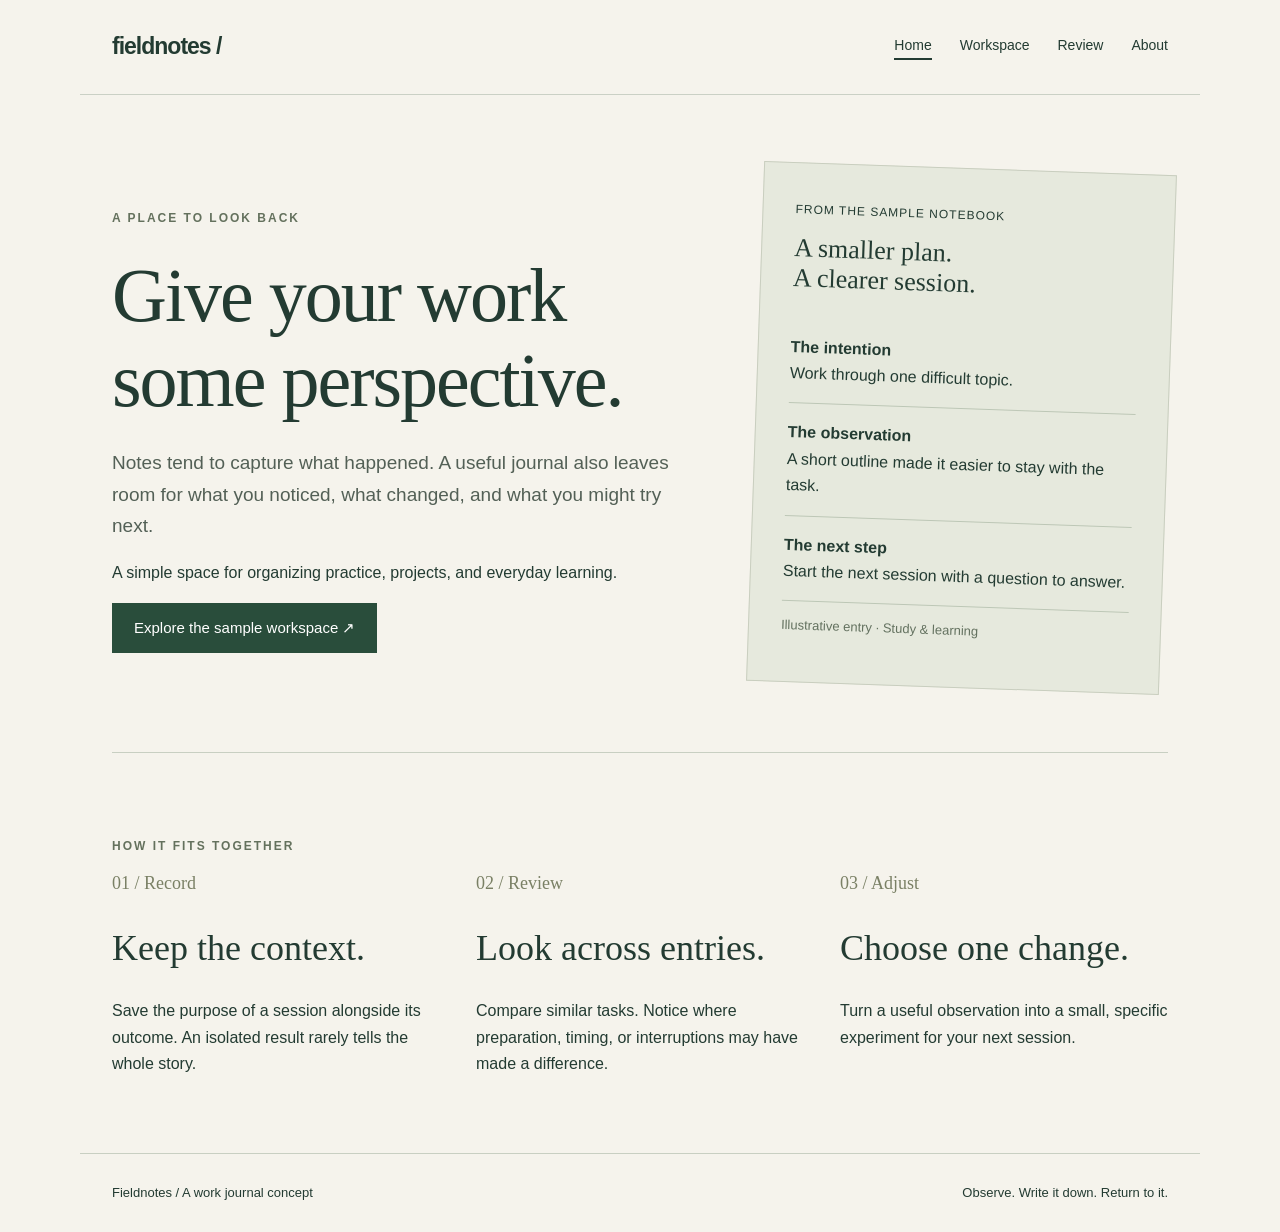
<file: index.html>
<!doctype html><html lang="en"><head><meta charset="UTF-8"><meta name="viewport" content="width=device-width, initial-scale=1"><meta name="description" content="A simple work journal concept for organizing notes, reviewing progress, and learning from practice."><title>Home — Fieldnotes</title><link rel="stylesheet" href="style.css"></head><body><header><a class="brand" href="index.html">fieldnotes<span aria-hidden="true"> /</span></a><nav aria-label="Main navigation"><a href="index.html" aria-current="page">Home</a><a href="workspace.html">Workspace</a><a href="review.html">Review</a><a href="about.html">About</a></nav></header><main><div class="hero"><div><p class="eyebrow">A place to look back</p><h1>Give your work<br>some perspective.</h1><p class="lead">Notes tend to capture what happened. A useful journal also leaves room for what you noticed, what changed, and what you might try next.</p><p>A simple space for organizing practice, projects, and everyday learning.</p><a class="button" href="workspace.html">Explore the sample workspace ↗</a></div><aside class="paper" aria-label="Example journal entry"><span class="tag">From the sample notebook</span><h3>A smaller plan.<br>A clearer session.</h3><div class="rule"><b>The intention</b><br>Work through one difficult topic.</div><div class="rule"><b>The observation</b><br>A short outline made it easier to stay with the task.</div><div class="rule"><b>The next step</b><br>Start the next session with a question to answer.</div><p class="small">Illustrative entry · Study & learning</p></aside></div><section class="section"><p class="eyebrow">How it fits together</p><div class="grid"><article><span class="number">01 / Record</span><h2>Keep the context.</h2><p>Save the purpose of a session alongside its outcome. An isolated result rarely tells the whole story.</p></article><article><span class="number">02 / Review</span><h2>Look across entries.</h2><p>Compare similar tasks. Notice where preparation, timing, or interruptions may have made a difference.</p></article><article><span class="number">03 / Adjust</span><h2>Choose one change.</h2><p>Turn a useful observation into a small, specific experiment for your next session.</p></article></div></section></main><footer><span>Fieldnotes / A work journal concept</span><span>Observe. Write it down. Return to it.</span></footer></body></html>
</file>
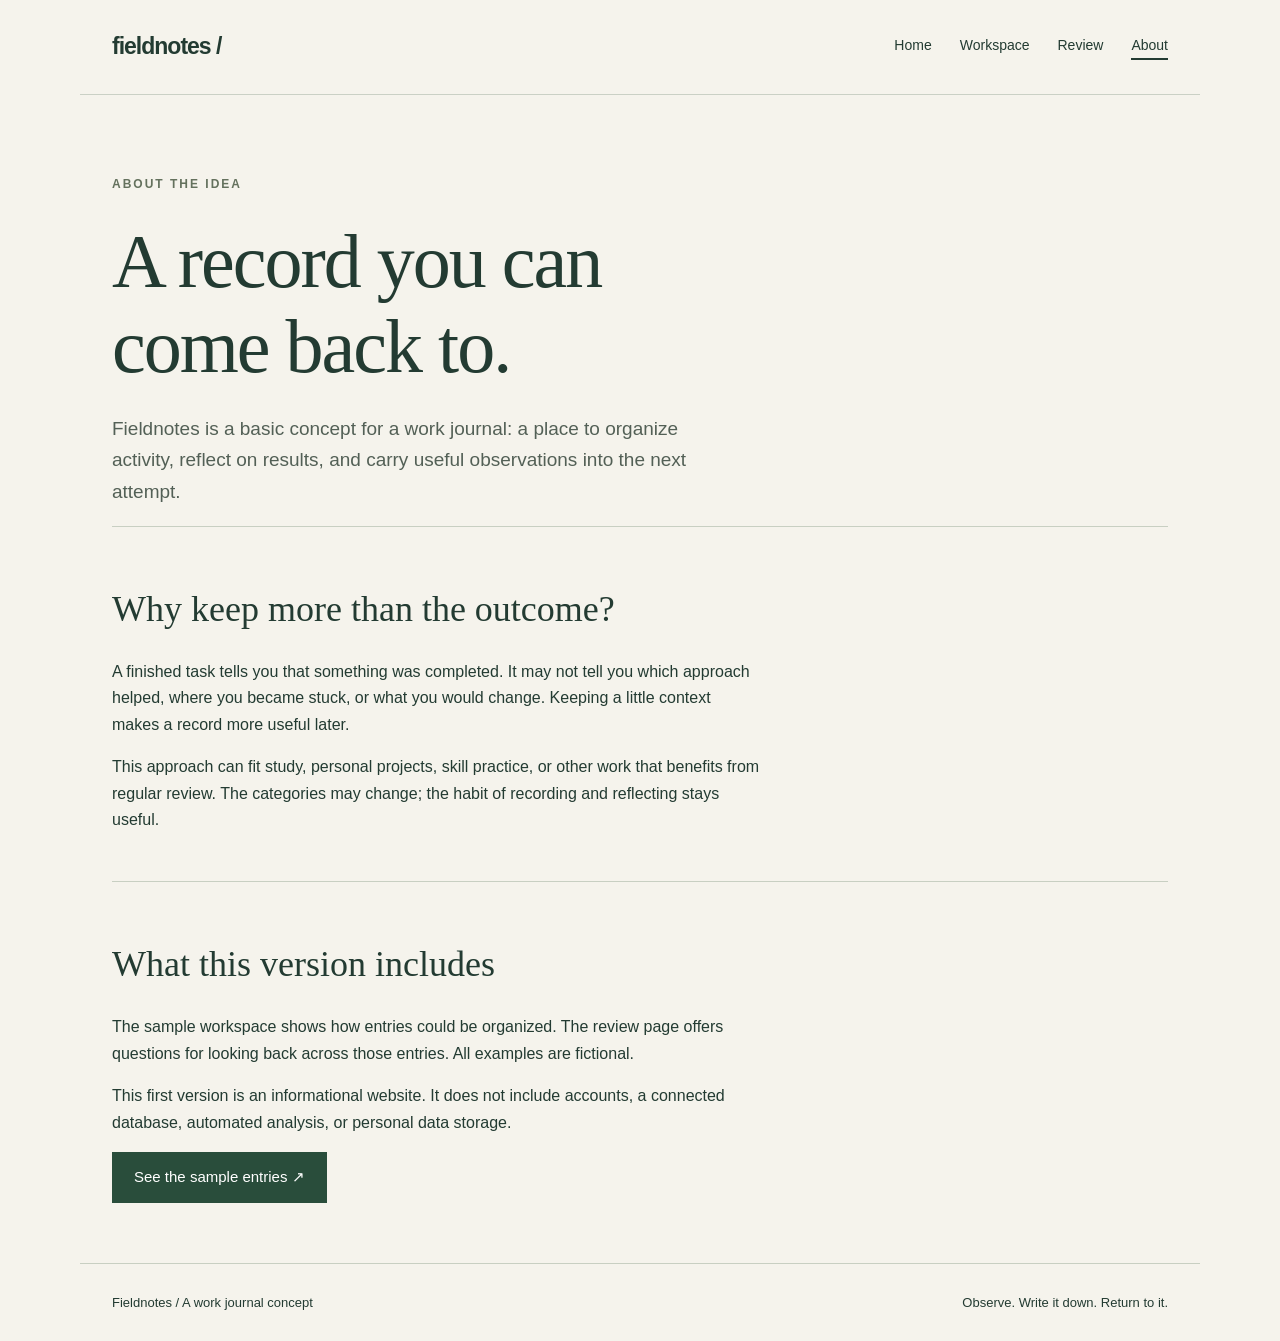
<file: about.html>
<!doctype html><html lang="en"><head><meta charset="UTF-8"><meta name="viewport" content="width=device-width, initial-scale=1"><meta name="description" content="A simple work journal concept for organizing notes, reviewing progress, and learning from practice."><title>About — Fieldnotes</title><link rel="stylesheet" href="style.css"></head><body><header><a class="brand" href="index.html">fieldnotes<span aria-hidden="true"> /</span></a><nav aria-label="Main navigation"><a href="index.html">Home</a><a href="workspace.html">Workspace</a><a href="review.html">Review</a><a href="about.html" aria-current="page">About</a></nav></header><main><p class="eyebrow">About the idea</p><h1>A record you can<br>come back to.</h1><p class="lead">Fieldnotes is a basic concept for a work journal: a place to organize activity, reflect on results, and carry useful observations into the next attempt.</p><section class="section"><h2>Why keep more than the outcome?</h2><p>A finished task tells you that something was completed. It may not tell you which approach helped, where you became stuck, or what you would change. Keeping a little context makes a record more useful later.</p><p>This approach can fit study, personal projects, skill practice, or other work that benefits from regular review. The categories may change; the habit of recording and reflecting stays useful.</p></section><section class="section"><h2>What this version includes</h2><p>The sample workspace shows how entries could be organized. The review page offers questions for looking back across those entries. All examples are fictional.</p><p>This first version is an informational website. It does not include accounts, a connected database, automated analysis, or personal data storage.</p><a class="button" href="workspace.html">See the sample entries ↗</a></section></main><footer><span>Fieldnotes / A work journal concept</span><span>Observe. Write it down. Return to it.</span></footer></body></html>
</file>
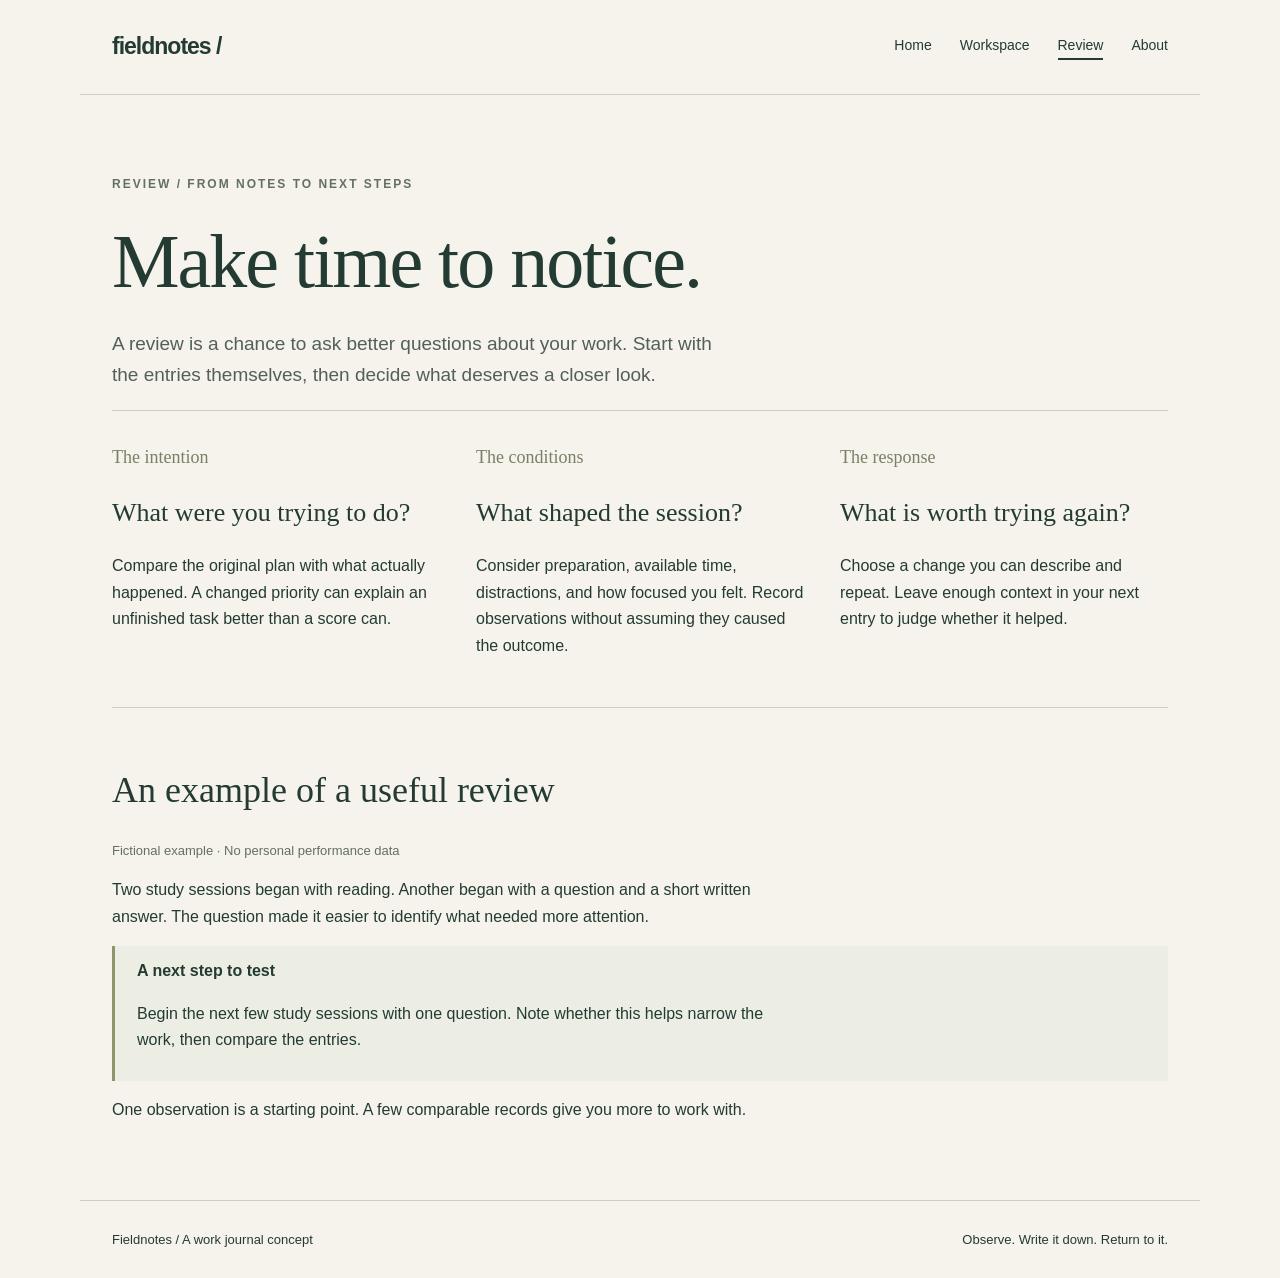
<file: review.html>
<!doctype html><html lang="en"><head><meta charset="UTF-8"><meta name="viewport" content="width=device-width, initial-scale=1"><meta name="description" content="A simple work journal concept for organizing notes, reviewing progress, and learning from practice."><title>Review — Fieldnotes</title><link rel="stylesheet" href="style.css"></head><body><header><a class="brand" href="index.html">fieldnotes<span aria-hidden="true"> /</span></a><nav aria-label="Main navigation"><a href="index.html">Home</a><a href="workspace.html">Workspace</a><a href="review.html" aria-current="page">Review</a><a href="about.html">About</a></nav></header><main><p class="eyebrow">Review / From notes to next steps</p><h1>Make time to notice.</h1><p class="lead">A review is a chance to ask better questions about your work. Start with the entries themselves, then decide what deserves a closer look.</p><section class="section"><div class="grid"><article><span class="number">The intention</span><h3>What were you trying to do?</h3><p>Compare the original plan with what actually happened. A changed priority can explain an unfinished task better than a score can.</p></article><article><span class="number">The conditions</span><h3>What shaped the session?</h3><p>Consider preparation, available time, distractions, and how focused you felt. Record observations without assuming they caused the outcome.</p></article><article><span class="number">The response</span><h3>What is worth trying again?</h3><p>Choose a change you can describe and repeat. Leave enough context in your next entry to judge whether it helped.</p></article></div></section><section class="section"><h2>An example of a useful review</h2><p class="small">Fictional example · No personal performance data</p><p>Two study sessions began with reading. Another began with a question and a short written answer. The question made it easier to identify what needed more attention.</p><div class="note"><b>A next step to test</b><p>Begin the next few study sessions with one question. Note whether this helps narrow the work, then compare the entries.</p></div><p>One observation is a starting point. A few comparable records give you more to work with.</p></section></main><footer><span>Fieldnotes / A work journal concept</span><span>Observe. Write it down. Return to it.</span></footer></body></html>
</file>
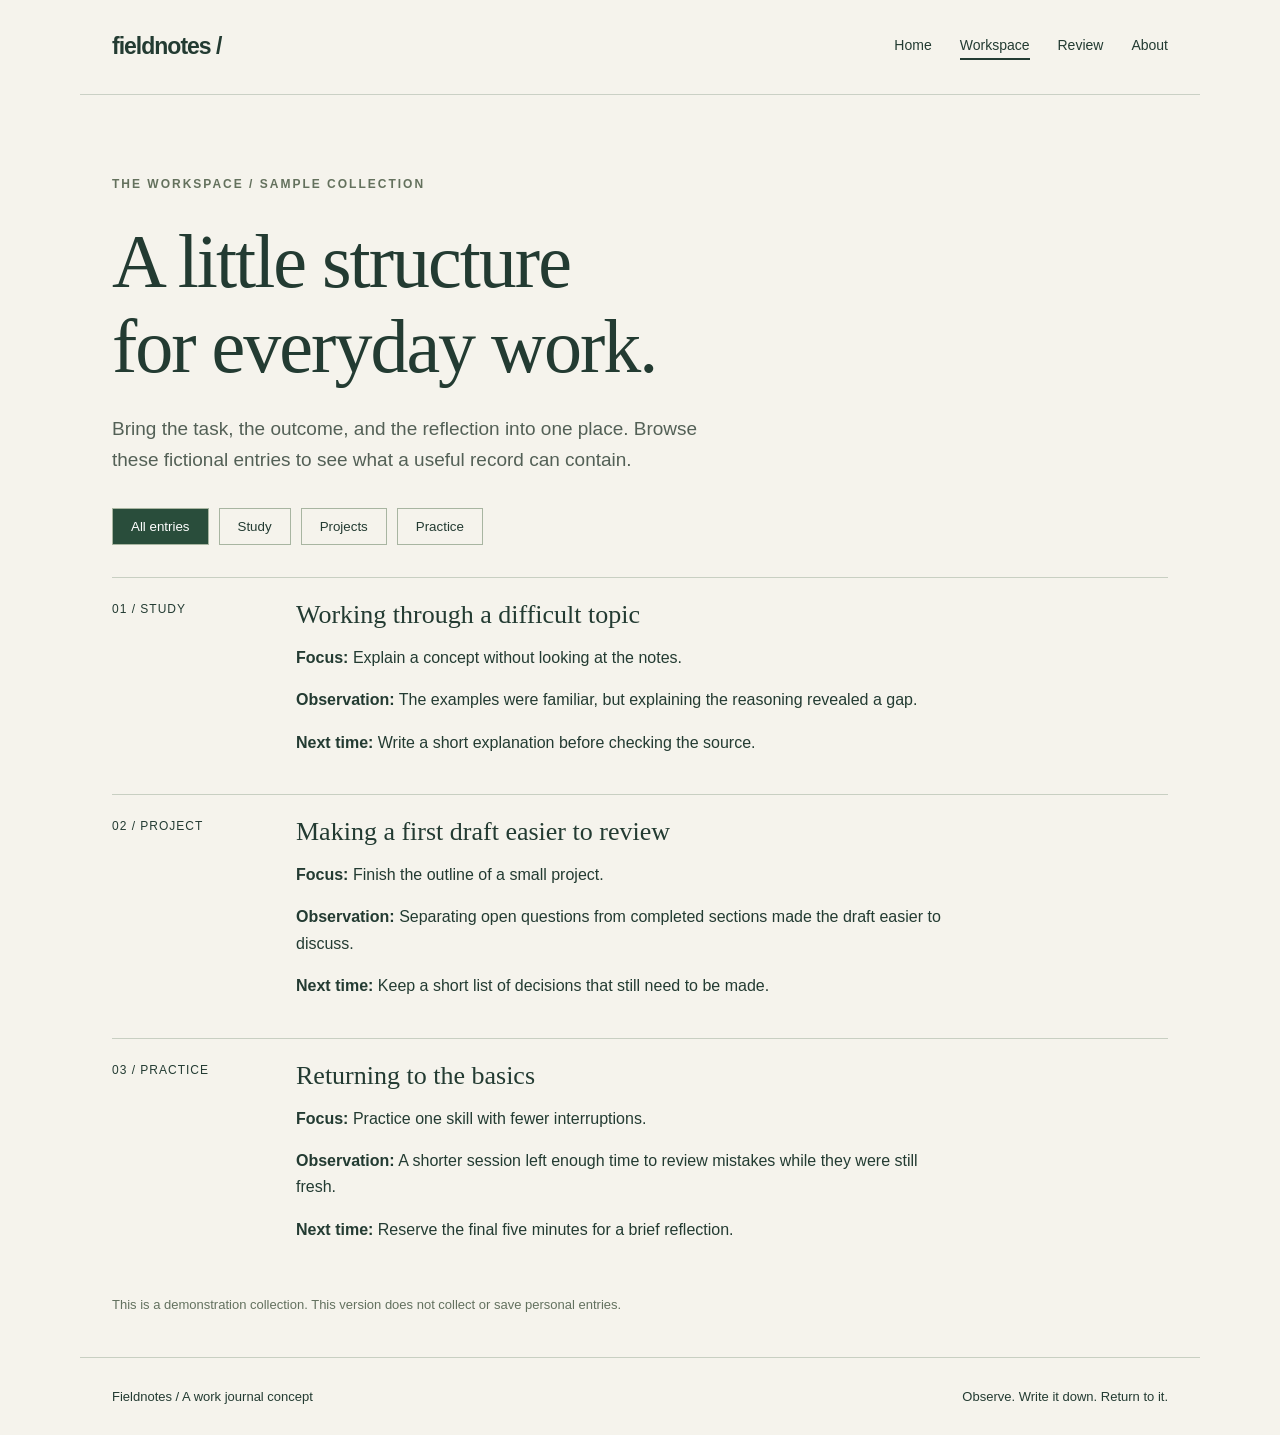
<file: workspace.html>
<!doctype html><html lang="en"><head><meta charset="UTF-8"><meta name="viewport" content="width=device-width, initial-scale=1"><meta name="description" content="A simple work journal concept for organizing notes, reviewing progress, and learning from practice."><title>Workspace — Fieldnotes</title><link rel="stylesheet" href="style.css"></head><body><header><a class="brand" href="index.html">fieldnotes<span aria-hidden="true"> /</span></a><nav aria-label="Main navigation"><a href="index.html">Home</a><a href="workspace.html" aria-current="page">Workspace</a><a href="review.html">Review</a><a href="about.html">About</a></nav></header><main><p class="eyebrow">The workspace / Sample collection</p><h1>A little structure<br>for everyday work.</h1><p class="lead">Bring the task, the outcome, and the reflection into one place. Browse these fictional entries to see what a useful record can contain.</p><div class="filters" aria-label="Filter sample entries"><button aria-pressed="true" data-filter="all">All entries</button><button aria-pressed="false" data-filter="study">Study</button><button aria-pressed="false" data-filter="project">Projects</button><button aria-pressed="false" data-filter="practice">Practice</button></div><article class="entry" data-category="study"><div class="tag">01 / Study</div><div><h3>Working through a difficult topic</h3><p><b>Focus:</b> Explain a concept without looking at the notes.</p><p><b>Observation:</b> The examples were familiar, but explaining the reasoning revealed a gap.</p><p><b>Next time:</b> Write a short explanation before checking the source.</p></div></article><article class="entry" data-category="project"><div class="tag">02 / Project</div><div><h3>Making a first draft easier to review</h3><p><b>Focus:</b> Finish the outline of a small project.</p><p><b>Observation:</b> Separating open questions from completed sections made the draft easier to discuss.</p><p><b>Next time:</b> Keep a short list of decisions that still need to be made.</p></div></article><article class="entry" data-category="practice"><div class="tag">03 / Practice</div><div><h3>Returning to the basics</h3><p><b>Focus:</b> Practice one skill with fewer interruptions.</p><p><b>Observation:</b> A shorter session left enough time to review mistakes while they were still fresh.</p><p><b>Next time:</b> Reserve the final five minutes for a brief reflection.</p></div></article><p class="small">This is a demonstration collection. This version does not collect or save personal entries.</p><script src="script.js"></script></main><footer><span>Fieldnotes / A work journal concept</span><span>Observe. Write it down. Return to it.</span></footer></body></html>
</file>
<file: style.css>
*{box-sizing:border-box}body{margin:0;background:#f5f3ec;color:#233b32;font-family:Arial,sans-serif;line-height:1.65}a{color:inherit}header,main,footer{max-width:1120px;margin:auto;padding:28px 32px}header{display:flex;justify-content:space-between;align-items:center;border-bottom:1px solid #cad0c5}.brand{text-decoration:none;font-size:23px;font-weight:700;letter-spacing:-1px}nav{display:flex;gap:28px}nav a{text-decoration:none;font-size:14px}nav a[aria-current]{border-bottom:2px solid #233b32}main{min-height:75vh}.eyebrow{text-transform:uppercase;letter-spacing:2px;font-size:12px;font-weight:bold;color:#64715d;margin-top:52px}h1,h2,h3{font-family:Georgia,serif;font-weight:400;line-height:1.12}h1{font-size:clamp(42px,6vw,76px);letter-spacing:-2px;max-width:800px;margin:24px 0}h2{font-size:36px}h3{font-size:26px}p{max-width:650px}.lead{font-size:19px;color:#536056;max-width:620px}.button{display:inline-block;background:#294d3b;color:white;padding:13px 22px;text-decoration:none;border:0;font-size:15px;cursor:pointer}.hero{display:grid;grid-template-columns:1.4fr 1fr;gap:64px;align-items:center;padding-bottom:64px}.paper{background:#e6e9dd;padding:32px;transform:rotate(2deg);border:1px solid #c9cebf;margin-top:45px}.paper h3{margin-top:12px}.rule{padding:16px 0;border-bottom:1px solid #bdc7b6}.small{font-size:13px;color:#63715f}.section{border-top:1px solid #c8cfc2;padding:32px 0}.grid{display:grid;grid-template-columns:repeat(3,1fr);gap:36px}.number{font-family:Georgia,serif;color:#7a8065;font-size:18px}.entry{border-top:1px solid #c8cfc2;padding:22px 0;display:grid;grid-template-columns:160px 1fr;gap:24px}.entry h3{margin:0}.tag{font-size:12px;text-transform:uppercase;letter-spacing:1px}.filters{display:flex;gap:10px;flex-wrap:wrap;margin:32px 0}button{border:1px solid #a8b5a1;padding:10px 18px;background:transparent;color:#233b32;cursor:pointer}button[aria-pressed=true]{background:#294d3b;color:white}footer{border-top:1px solid #c8cfc2;font-size:13px;display:flex;justify-content:space-between;gap:24px}a:focus-visible,button:focus-visible{outline:3px solid #a47330;outline-offset:5px}.note{border-left:3px solid #8b966c;padding:12px 22px;background:#eceee4} @media(max-width:700px){header{align-items:flex-start;gap:20px;flex-direction:column}nav{gap:20px}.hero,.grid{grid-template-columns:1fr;gap:20px}.paper{margin-top:10px;transform:none}.entry{grid-template-columns:1fr;gap:8px}header,main,footer{padding:22px}footer{flex-direction:column}h1{letter-spacing:-1px}}
[hidden]{display:none!important}
</file>
